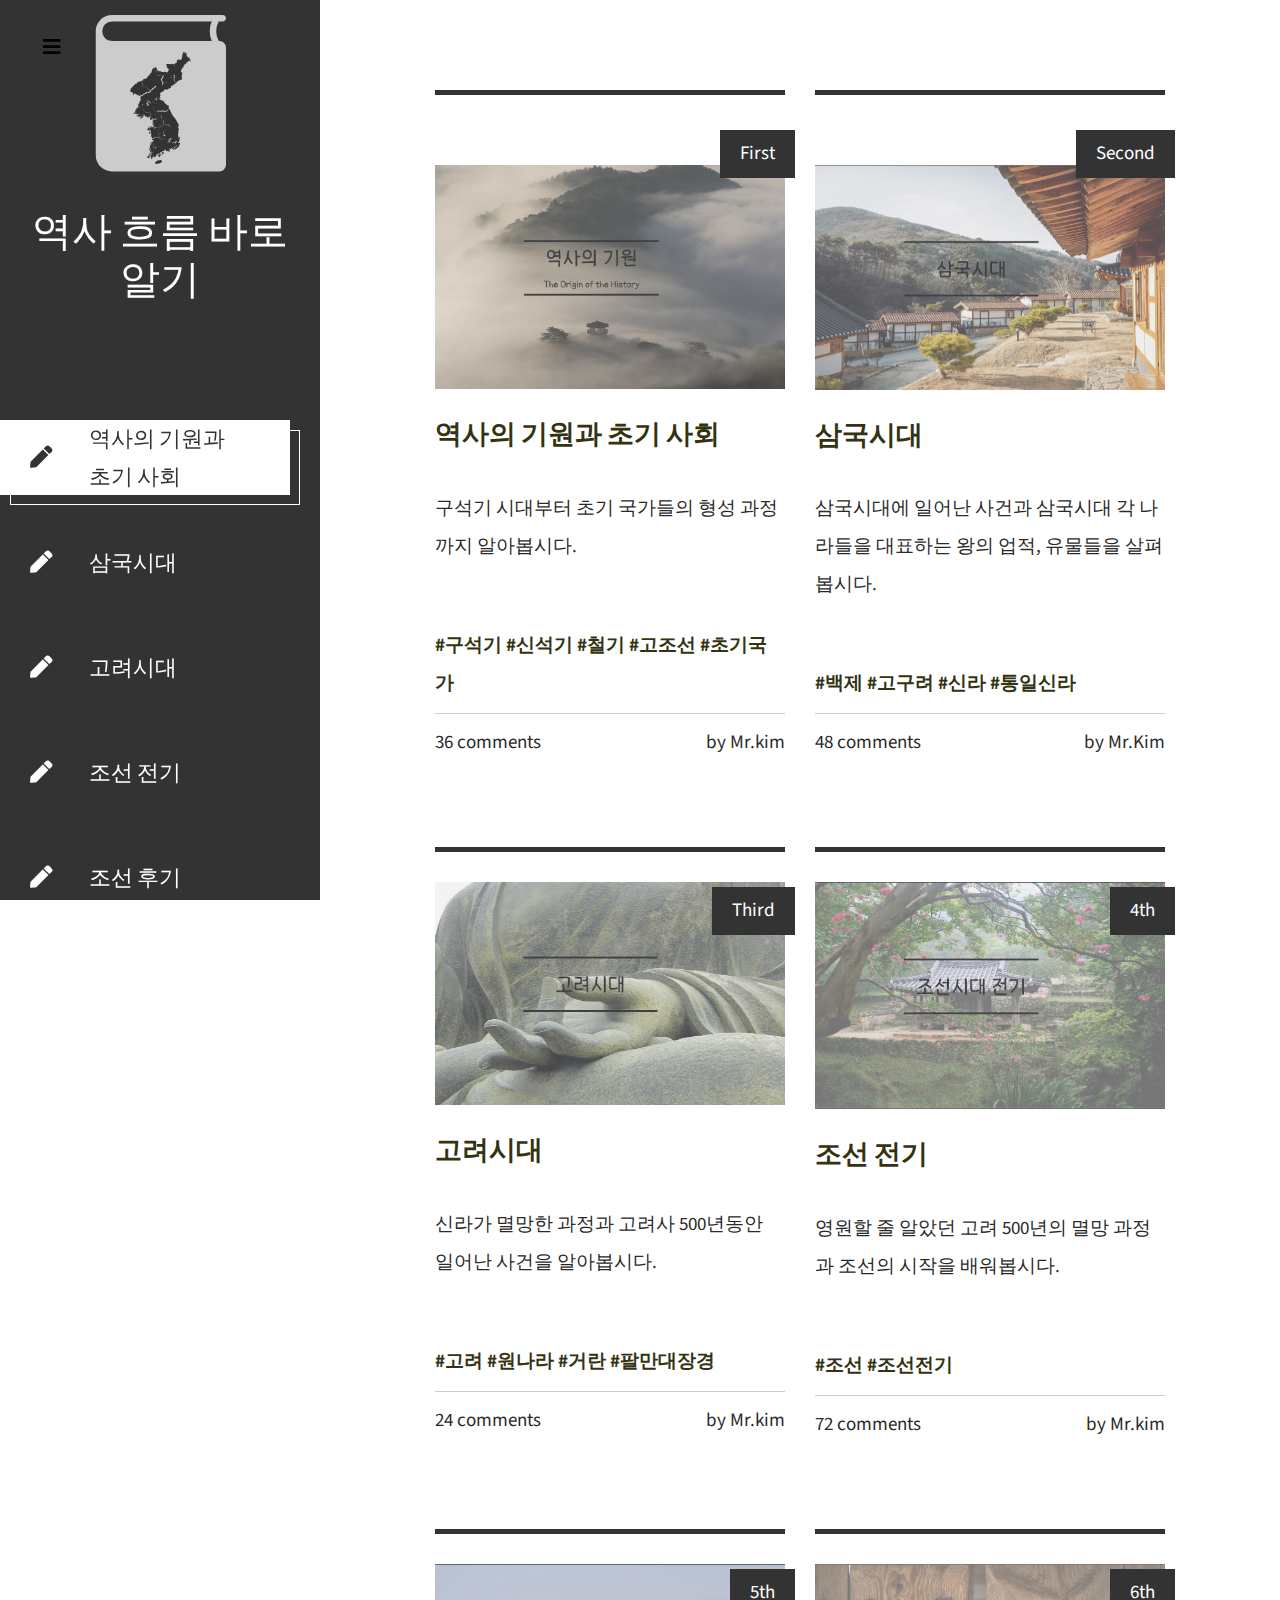
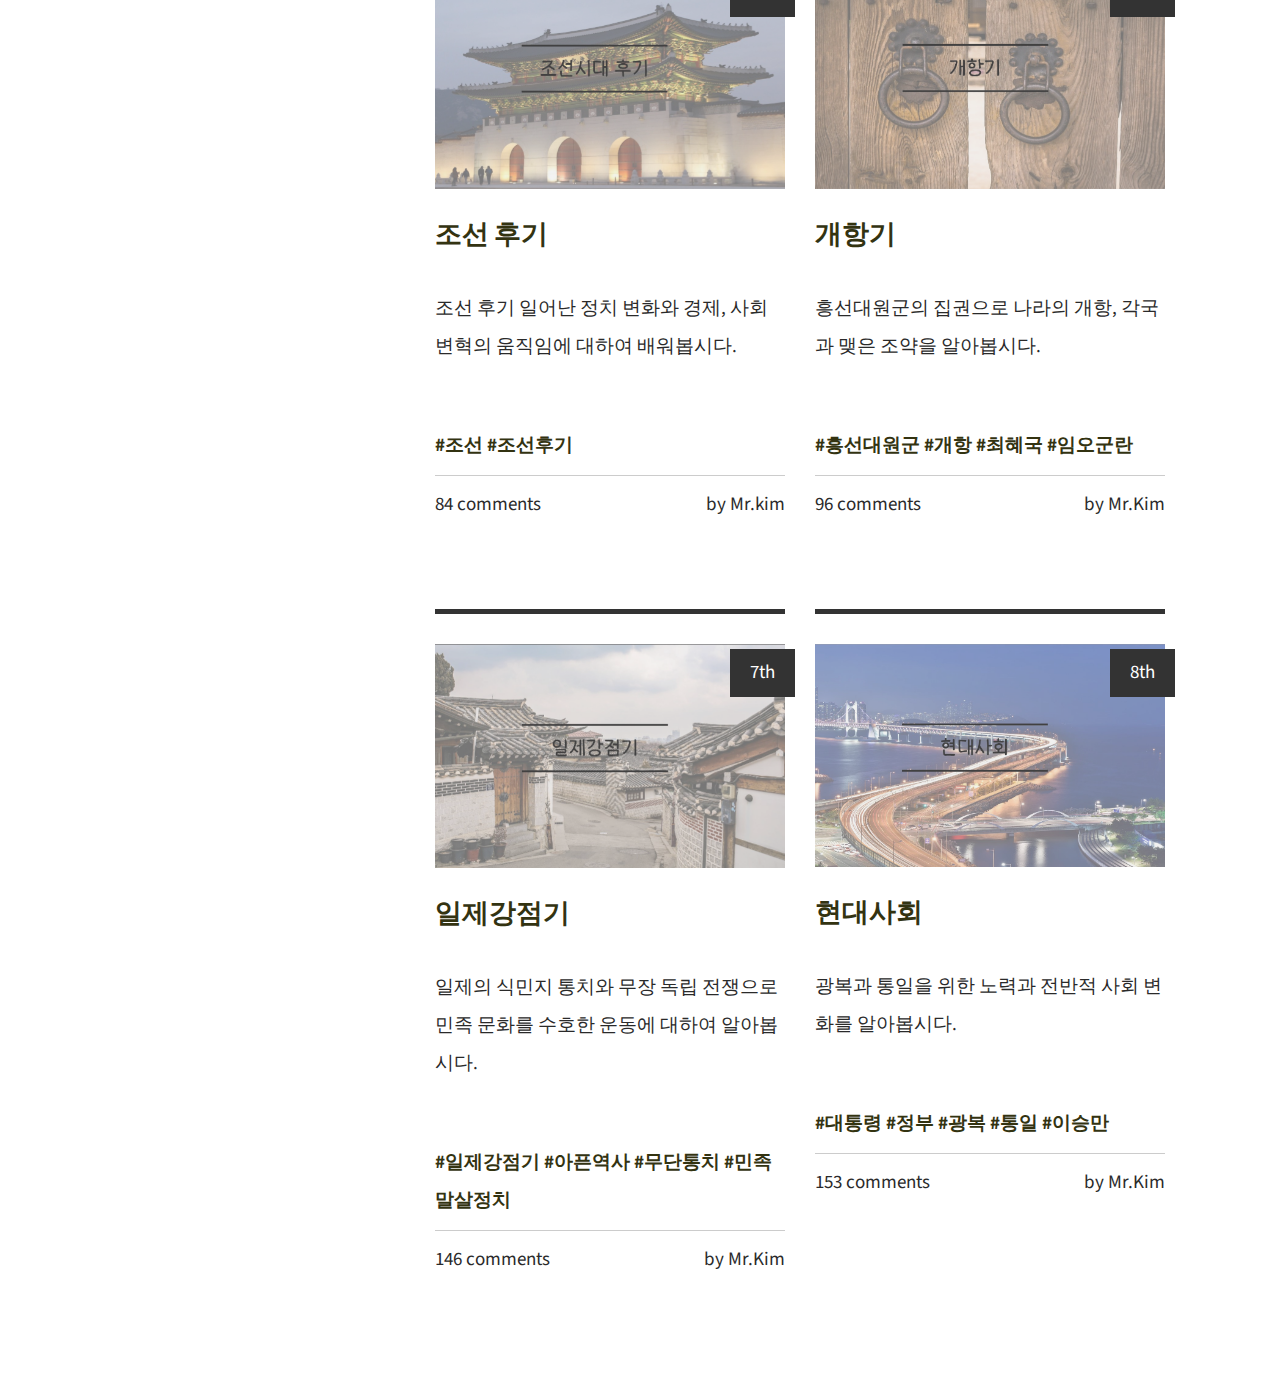
<file: src/history/index.html>
<!DOCTYPE html>
<html lang="en">
<head>
	<meta charset="UTF-8">
	<meta name="viewport" content="width=device-width, initial-scale=1.0">
    <link rel="shortcut icon" href="src\history\img\logo.ico">
	<title>역사 흐름 바로알기</title> 
	<link rel="stylesheet" href="fontawesome/css/all.min.css"> <!-- https://fontawesome.com/ -->
	<link href="https://fonts.googleapis.com/css2?family=Source+Sans+Pro&display=swap" rel="stylesheet"> <!-- https://fonts.google.com/ -->
    <link href="css/bootstrap.min.css" rel="stylesheet">
    <link href="css/templatemo-xtra-blog.css" rel="stylesheet">
<!--
    
TemplateMo 553 Xtra Blog

https://templatemo.com/tm-553-xtra-blog

-->
</head>
<body>
	<header class="tm-header" id="tm-header">
        <div class="tm-header-wrapper">
            <button class="navbar-toggler" type="button" aria-label="Toggle navigation">
                <i class="fas fa-bars"></i>
            </button>
            <div class="tm-site-header">
                <div class="mb-3 mx-auto tm-site-logo"><a href="index.html"><img src="img/icon.png" alt="icon"></a></div>            
                <h1 class="text-center">역사 흐름 바로알기</h1>
            </div>
            <nav class="tm-nav" id="tm-nav">            
                <ul>
                            <li class="tm-nav-item active"><a href="1.html" class="tm-nav-link">
                                    <i class="fas fa-pen"></i>
                                    역사의 기원과 <br>초기 사회
                <li class="tm-nav-item"><a href="2.html" class="tm-nav-link">
                        <i class="fas fa-pen"></i>
                        삼국시대
                    </a></li>
                <li class="tm-nav-item"><a href="3.html" class="tm-nav-link">
                        <i class="fas fa-pen"></i>
                        고려시대
                    </a></li>
                <li class="tm-nav-item"><a href="4.html" class="tm-nav-link">
                        <i class="fas fa-pen"></i>
                        조선 전기
                    </a></li>
                <li class="tm-nav-item"><a href="5.html" class="tm-nav-link">
                        <i class="fas fa-pen"></i>
                        조선 후기
                    </a></li>
                <li class="tm-nav-item"><a href="6.html" class="tm-nav-link">
                        <i class="fas fa-pen"></i>
                        개항기
                    </a></li>
                <li class="tm-nav-item"><a href="7.html" class="tm-nav-link">
                        <i class="fas fa-pen"></i>
                        일제강점기
                    </a></li>
                <li class="tm-nav-item"><a href="8.html" class="tm-nav-link">
                        <i class="fas fa-pen"></i>
                        현대 시대
                    </a></li>
                <li class="tm-nav-item"><a href="copyright/copyright.html" class="tm-nav-link">
                        <i class="fas fa-pen"></i>
                        출처
                    </a></li>
                </ul>
            </nav>
            <h1>제 60회</h1>
            <h4>스토리로 이해하는 역사 흐름</h4>
            <h2 id="remain-time"></h2>
            <script src="js/app.js"></script>
        </div>
    </header>
    <div class="container-fluid">
        <main class="tm-main">
         
            <div class="row tm-row">
                <article class="col-12 col-md-6 tm-post">
                    <hr class="tm-hr-primary">
                    <a href="1.html" class="effect-lily tm-post-link tm-pt-60">
                        <div class="tm-post-link-inner">
                            <img src="img/img-01.jpg" alt="Image" class="img-fluid">                            
                        </div>
                        <span class="position-absolute tm-new-badge">First</span>
                        <h2 class="tm-pt-30 tm-color-primary tm-post-title"><b>역사의 기원과 초기 사회</b></h2>
                    </a>                    
                    <p class="tm-pt-30">
                        구석기 시대부터 초기 국가들의 형성 과정까지 알아봅시다.
                    </p>
                    <div class="d-flex justify-content-between tm-pt-45">
                        <span class="tm-color-primary"><b>#구석기 #신석기 #철기 #고조선 #초기국가</b></span>
                    </div>
                    <hr>
                    <div class="d-flex justify-content-between">
                        <span>36 comments</span>
                        <span>by Mr.kim</span>
                    </div>
                </article>
                <article class="col-12 col-md-6 tm-post">
                    <hr class="tm-hr-primary">
                    <a href="2.html" class="effect-lily tm-post-link tm-pt-60">
                        <div class=" tm-post-link-inner">
                            <img src="img/img-02.jpg" alt="Image" class="img-fluid">                            
                        </div>
                        <span class="position-absolute tm-new-badge">Second</span>
                        <h2 class="tm-pt-30 tm-color-primary tm-post-title"><b>삼국시대</b>
                        </h2>
                    </a>                    
                    <p class="tm-pt-30">
                         삼국시대에 일어난 사건과
                        삼국시대 각 나라들을 대표하는 왕의 업적, 유물들을 살펴봅시다.
                    </p>
                    <div class="d-flex justify-content-between tm-pt-45">
                        <span class="tm-color-primary"><b>#백제 #고구려 #신라 #통일신라</b></span>
                    </div>
                    <hr>
                    <div class="d-flex justify-content-between">
                        <span>48 comments</span>
                        <span>by Mr.Kim</span>
                    </div>
                </article>
                <article class="col-12 col-md-6 tm-post">
                    <hr class="tm-hr-primary">
                    <a href="3.html" class="effect-lily tm-post-link tm-pt-20">
                        <div class="tm-post-link-inner">
                            <img src="img/img-03.jpg" alt="Image" class="img-fluid">
                        </div>
                        <span class="position-absolute tm-new-badge">Third</span>
                        <h2 class="tm-pt-30 tm-color-primary tm-post-title"><b>고려시대</b></h2>
                    </a>                    
                    <p class="tm-pt-30">
                       신라가 멸망한 과정과 고려사 500년동안 일어난 사건을 알아봅시다.
                    </p>
                    <div class="d-flex justify-content-between tm-pt-45">
                        <span class="tm-color-primary"><b>#고려 #원나라 #거란 #팔만대장경</b></span>
                    </div>
                    <hr>
                    <div class="d-flex justify-content-between">
                        <span>24 comments</span>
                        <span>by Mr.kim</span>
                    </div>
                </article>
                <article class="col-12 col-md-6 tm-post">
                    <hr class="tm-hr-primary">
                    <a href="4.html" class="effect-lily tm-post-link tm-pt-20">
                        <div class="tm-post-link-inner">
                            <img src="img/img-04.jpg" alt="Image" class="img-fluid">
                        </div>
                        <span class="position-absolute tm-new-badge">4th</span>
                        <h2 class="tm-pt-30 tm-color-primary tm-post-title"><b>조선 전기</b></h2>
                    </a>                    
                    <p class="tm-pt-30">
                        영원할 줄 알았던 고려 500년의 멸망 과정과 조선의 시작을 배워봅시다.
                    </p>
                    <div class="d-flex justify-content-between tm-pt-45">
                        <span class="tm-color-primary"><b>#조선 #조선전기</b></span>
                    </div>
                    <hr>
                    <div class="d-flex justify-content-between">
                        <span>72 comments</span>
                        <span>by Mr.kim</span>
                    </div>
                </article>
                <article class="col-12 col-md-6 tm-post">
                    <hr class="tm-hr-primary">
                    <a href="5.html" class="effect-lily tm-post-link tm-pt-20">
                        <div class="tm-post-link-inner">
                            <img src="img/img-05.jpg" alt="Image" class="img-fluid">
                        </div>
                        <span class="position-absolute tm-new-badge">5th</span>
                        <h2 class="tm-pt-30 tm-color-primary tm-post-title"><b>조선 후기</b></h2>
                    </a>                    
                    <p class="tm-pt-30">
                       조선 후기 일어난 정치 변화와 경제, 사회 변혁의 움직임에 대하여 배워봅시다.
                    </p>
                    <div class="d-flex justify-content-between tm-pt-45">
                        <span class="tm-color-primary"><b>#조선 #조선후기</b></span>
                    </div>
                    <hr>
                    <div class="d-flex justify-content-between">
                        <span>84 comments</span>
                        <span>by Mr.kim</span>
                    </div>
                </article>
                <article class="col-12 col-md-6 tm-post">
                    <hr class="tm-hr-primary">
                    <a href="6.html" class="effect-lily tm-post-link tm-pt-20">
                        <div class="tm-post-link-inner">
                            <img src="img/img-06.jpg" alt="Image" class="img-fluid">
                        </div>
                        <span class="position-absolute tm-new-badge">6th</span>
                        <h2 class="tm-pt-30 tm-color-primary tm-post-title"><b>개항기</b></h2>
                    </a>                    
                    <p class="tm-pt-30">
                       흥선대원군의 집권으로 나라의 개항, 각국과 맺은 조약을 알아봅시다.
                    </p>
                    <div class="d-flex justify-content-between tm-pt-45">
                        <span class="tm-color-primary"><b>#흥선대원군 #개항 #최혜국 #임오군란</b></span>
                    </div>
                    <hr>
                    <div class="d-flex justify-content-between">
                        <span>96 comments</span>
                        <span>by Mr.Kim</span>
                    </div>
                </article>
                <article class="col-12 col-md-6 tm-post">
                    <hr class="tm-hr-primary">
                    <a href="7.html" class="effect-lily tm-post-link tm-pt-20">
                        <div class="tm-post-link-inner">
                            <img src="img/img-07.jpg" alt="Image" class="img-fluid">
                        </div>
                        <span class="position-absolute tm-new-badge">7th</span>
                        <h2 class="tm-pt-30 tm-color-primary tm-post-title"><b>일제강점기</b></h2>
                    </a>
                    <p class="tm-pt-30">
                       일제의 식민지 통치와 무장 독립 전쟁으로 민족 문화를 수호한 운동에 대하여 알아봅시다.
                    </p>
                    <div class="d-flex justify-content-between tm-pt-45">
                        <span class="tm-color-primary"><b>#일제강점기 #아픈역사 #무단통치 #민족말살정치</b> </span>
                    </div>
                    <hr>
                    <div class="d-flex justify-content-between">
                        <span>146 comments</span>
                        <span>by Mr.Kim</span>
                    </div>
                </article>
                <article class="col-12 col-md-6 tm-post">
                    <hr class="tm-hr-primary">
                    <a href="8.html" class="effect-lily tm-post-link tm-pt-20">
                        <div class="tm-post-link-inner">
                            <img src="img/img-08.jpg" alt="Image" class="img-fluid">
                        </div>
                        <span class="position-absolute tm-new-badge">8th</span>
                        <h2 class="tm-pt-30 tm-color-primary tm-post-title"><b>현대사회</b></h2>
                    </a>
                    <p class="tm-pt-30">
                        광복과 통일을 위한 노력과 전반적 사회 변화를 알아봅시다.
                    </p>
                    <div class="d-flex justify-content-between tm-pt-45">
                        <span class="tm-color-primary"><b>#대통령 #정부 #광복 #통일 #이승만</b> </span>
                    </div>
                    <hr>
                    <div class="d-flex justify-content-between">
                        <span>153 comments</span>
                        <span>by Mr.Kim</span>
                    </div>
                </article>
            </div>
    <script src="js/jquery.min.js"></script>
    <script src="js/templatemo-script.js"></script>
</body>
</html>
</file>
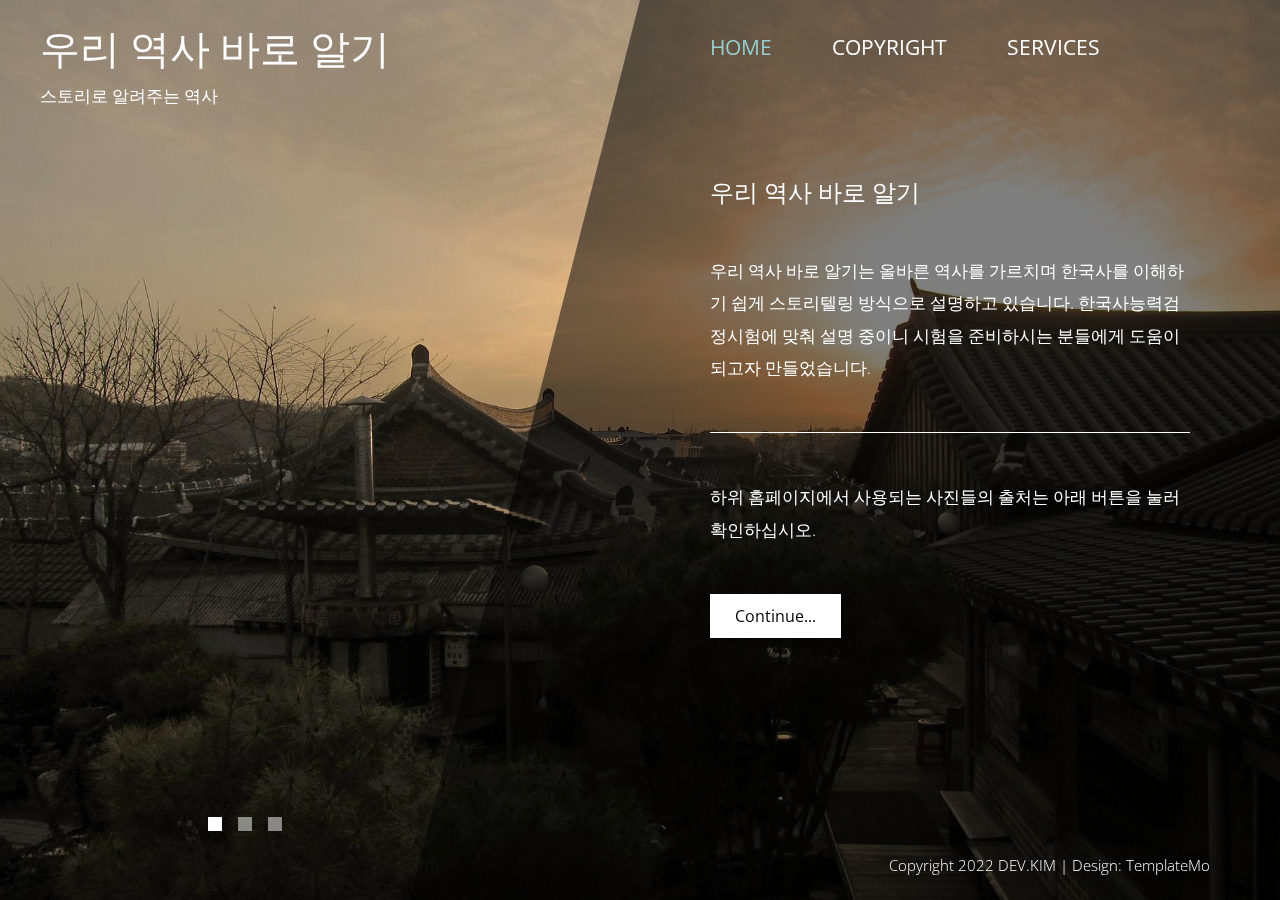
<file: src/history/copyright/index.html>
<!DOCTYPE html>
<html lang="ko">

<head>
    <meta charset="UTF-8">
    <meta name="viewport" content="width=device-width, initial-scale=1.0">
    <meta http-equiv="X-UA-Compatible" content="chrome">
    <title>우리 역사 바로 알기</title>
    <link href="https://fonts.googleapis.com/css?family=Open+Sans:300,400" rel="stylesheet" /> <!-- https://fonts.google.com/ -->
    <link href="css/bootstrap.min.css" rel="stylesheet" /> <!-- https://getbootstrap.com/ -->
    <link href="fontawesome/css/all.min.css" rel="stylesheet" /> <!-- https://fontawesome.com/ -->
    <link href="css/templatemo-diagoona.css" rel="stylesheet" />
<!--

TemplateMo 550 Diagoona

https://templatemo.com/tm-550-diagoona

-->
</head>

<body>
    <div class="tm-container">        
        <div>
            <div class="tm-row pt-4">
                <div class="tm-col-left">
                    <div class="tm-site-header media">
                        <div class="media-body">
                            <h1 class="tm-sitename text-uppercase">우리 역사 바로 알기</h1>
                            <p class="tm-slogon">스토리로 알려주는 역사</p>
                        </div>        
                    </div>
                </div>
                <div class="tm-col-right">
                    <nav class="navbar navbar-expand-lg" id="tm-main-nav">
                        <button class="navbar-toggler toggler-example mr-0 ml-auto" type="button" 
                            data-toggle="collapse" data-target="#navbar-nav" 
                            aria-controls="navbar-nav" aria-expanded="false" aria-label="Toggle navigation">
                            <span><i class="fas fa-bars"></i></span>
                        </button>
                        <div class="collapse navbar-collapse tm-nav" id="navbar-nav">
                            <ul class="navbar-nav text-uppercase">
                                <li class="nav-item active">
                                    <a class="nav-link tm-nav-link" href="https://koreanhistorytest.netlify.app/src/history/index.html">HOME</a>
                                </li>
                                <li class="nav-item">
                                    <a class="nav-link tm-nav-link" href="copyright.html">Copyright</a>
                                </li>
                                <li class="nav-item">
                                    <a class="nav-link tm-nav-link" href="services.html">Services</a>
                                </li>                            
                            </ul>                            
                        </div>                        
                    </nav>
                </div>
            </div>
            
            <div class="tm-row">
                <div class="tm-col-left"></div>
                <main class="tm-col-right">
                    <section class="tm-content">
                        <h2 class="mb-5 tm-content-title">우리 역사 바로 알기</h2>
                        <p class="mb-5">우리 역사 바로 알기는 올바른 역사를 가르치며 한국사를 이해하기 쉽게 스토리텔링 방식으로 설명하고 있습니다. 한국사능력검정시험에 맞춰 설명 중이니 시험을 준비하시는 분들에게 도움이 되고자 만들었습니다.</p>
                        <hr class="mb-5">
                        <p class="mb-5">하위 홈페이지에서 사용되는 사진들의 출처는 아래 버튼을 눌러 확인하십시오.</p>                        
                        <a href="copyright.html" class="btn btn-primary">Continue...</a>
                    </section>    
                        <ins class="kakao_ad_area" style="display:flex;" data-ad-unit="DAN-m21z5QECqMbpEavQ" data-ad-width="250"
                        data-ad-height="250"></ins>
                    <script type="text/javascript" src="//t1.daumcdn.net/kas/static/ba.min.js" async></script>         
                </main>      
            </div>
        </div>        

        <div class="tm-row">
            <div class="tm-col-left text-center">            
                <ul class="tm-bg-controls-wrapper">
                    <li class="tm-bg-control active" data-id="0"></li>
                    <li class="tm-bg-control" data-id="1"></li>
                    <li class="tm-bg-control" data-id="2"></li>
                </ul>            
            </div>        
            <div class="tm-col-right tm-col-footer">
                <footer class="tm-site-footer text-right">
                    <p class="mb-0">Copyright 2022 DEV.KIM 
                    
                    | Design: <a rel="nofollow" target="_parent" href="https://templatemo.com" class="tm-text-link">TemplateMo</a></p>
                </footer>
            </div>  
        </div>

        <!-- Diagonal background design -->
        <div class="tm-bg">
            <div class="tm-bg-left"></div>
            <div class="tm-bg-right"></div>
        </div>
    </div>

    <script src="js/jquery-3.4.1.min.js"></script>
    <script src="js/bootstrap.min.js"></script>
    <script src="js/jquery.backstretch.min.js"></script>
    <script src="js/templatemo-script.js"></script>
</body>
</html>
</file>
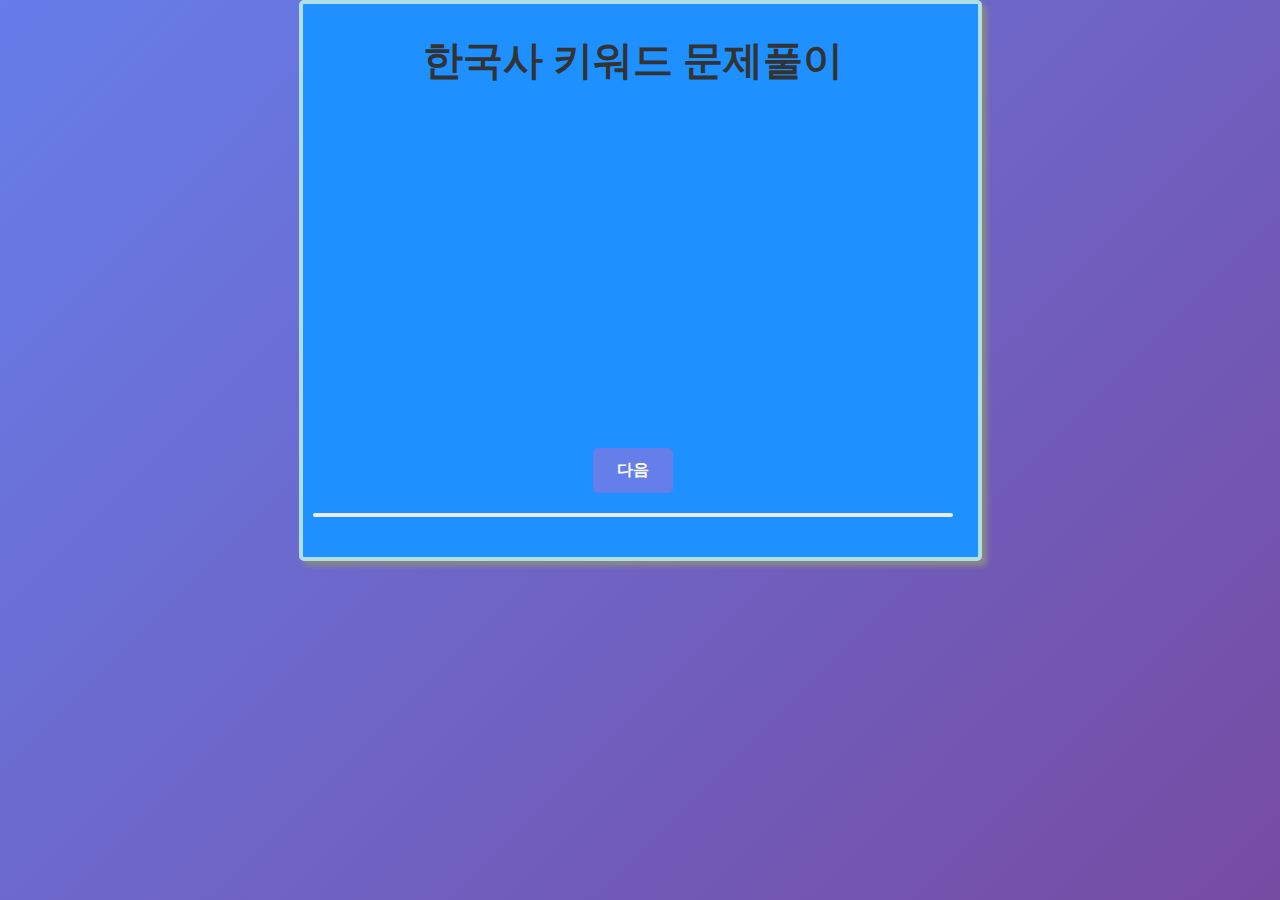
<file: src/keyword/keyword.html>
<!DOCTYPE html>
<html lang="ko">

<head>
    <meta charset="UTF-8">
    <meta name="viewport" content="width=device-width, initial-scale=1.0">
    <meta name="description" content="한국사 키워드별 문제풀이 - 한능검 시험 대비 학습">
    <meta name="keywords" content="한능검, 한국사, 키워드, 문제풀이, 퀴즈">
    <meta name="author" content="Mr.Kim">
    <meta name="robots" content="index, follow">

    <title>한국사 키워드 문제풀이 - 한능검 스토리텔링 프로젝트</title>

    <!-- Favicon -->
    <link rel="shortcut icon" href="../history/img/logo.ico" type="image/x-icon">

    <!-- Preconnect for performance -->
    <link rel="preconnect" href="https://fonts.googleapis.com">
    <link rel="preconnect" href="https://fonts.gstatic.com" crossorigin>

    <!-- Google Fonts -->
    <link href="https://fonts.googleapis.com/css2?family=Open+Sans:wght@300;400;600;700&display=swap" rel="stylesheet">

    <!-- Critical CSS -->
    <style>
        /* Critical CSS for above-the-fold content */
        body {
            margin: 0;
            font-family: 'Open Sans', sans-serif;
            background: linear-gradient(135deg, #667eea 0%, #764ba2 100%);
            min-height: 100vh;
        }

        .quiz-container {
            max-width: 800px;
            margin: 0 auto;
            padding: 20px;
            background: white;
            border-radius: 10px;
            box-shadow: 0 10px 30px rgba(0, 0, 0, 0.2);
            margin-top: 20px;
        }

        .quiz-title {
            text-align: center;
            color: #333;
            margin-bottom: 30px;
            font-size: 2.5em;
            font-weight: 700;
        }

        .quiz-content {
            min-height: 300px;
            display: flex;
            flex-direction: column;
            justify-content: center;
            align-items: center;
        }

        .quiz-buttons {
            display: flex;
            gap: 15px;
            justify-content: center;
            margin-top: 30px;
            flex-wrap: wrap;
        }

        .quiz-button {
            padding: 12px 24px;
            border: none;
            border-radius: 5px;
            cursor: pointer;
            font-size: 16px;
            font-weight: 600;
            transition: all 0.3s ease;
            text-decoration: none;
            display: inline-block;
            text-align: center;
        }

        .btn-primary {
            background: #667eea;
            color: white;
        }

        .btn-primary:hover {
            background: #5a6fd8;
            transform: translateY(-2px);
        }

        .btn-secondary {
            background: #6c757d;
            color: white;
        }

        .btn-secondary:hover {
            background: #5a6268;
            transform: translateY(-2px);
        }

        .btn-success {
            background: #28a745;
            color: white;
        }

        .btn-success:hover {
            background: #218838;
            transform: translateY(-2px);
        }

        /* Accessibility improvements */
        .sr-only {
            position: absolute;
            width: 1px;
            height: 1px;
            padding: 0;
            margin: -1px;
            overflow: hidden;
            clip: rect(0, 0, 0, 0);
            white-space: nowrap;
            border: 0;
        }

        /* Loading state */
        .loading {
            display: flex;
            justify-content: center;
            align-items: center;
            height: 200px;
        }

        .spinner {
            width: 40px;
            height: 40px;
            border: 4px solid #f3f3f3;
            border-top: 4px solid #667eea;
            border-radius: 50%;
            animation: spin 1s linear infinite;
        }

        @keyframes spin {
            0% {
                transform: rotate(0deg);
            }

            100% {
                transform: rotate(360deg);
            }
        }

        /* Responsive design */
        @media (max-width: 768px) {
            .quiz-container {
                margin: 10px;
                padding: 15px;
            }

            .quiz-title {
                font-size: 2em;
            }

            .quiz-buttons {
                flex-direction: column;
                align-items: center;
            }

            .quiz-button {
                width: 100%;
                max-width: 300px;
            }
        }
    </style>

    <!-- Main CSS -->
    <link type='text/css' rel='stylesheet' href='style.css' />

    <!-- Structured Data -->
    <script type="application/ld+json">
    {
        "@context": "https://schema.org",
        "@type": "WebPage",
        "name": "한국사 키워드 문제풀이",
        "description": "한국사 능력검정시험을 위한 키워드별 문제풀이 퀴즈",
        "url": "https://your-domain.com/src/keyword/keyword.html",
        "author": {
            "@type": "Person",
            "name": "Mr.Kim"
        },
        "publisher": {
            "@type": "Organization",
            "name": "한능검 스토리텔링 프로젝트"
        }
    }
    </script>
</head>

<body>
    <main id='container' class="quiz-container" role="main">
        <header>
            <h1 class="quiz-title" id="quiz-title">한국사 키워드 문제풀이</h1>
        </header>

        <section class="quiz-content" aria-labelledby="quiz-title">
            <div id='quiz' class="loading" role="region" aria-label="퀴즈 내용">
                <div class="spinner" aria-label="로딩 중"></div>
            </div>
        </section>

        <nav class="quiz-buttons" role="navigation" aria-label="퀴즈 네비게이션">
            <button class='quiz-button btn-secondary' id='prev' aria-label="이전 문제">
                <span class="sr-only">이전 문제로 이동</span>
                이전
            </button>
            <button class='quiz-button btn-primary' id='next' aria-label="다음 문제">
                <span class="sr-only">다음 문제로 이동</span>
                다음
            </button>
            <button class='quiz-button btn-success' id='start' aria-label="퀴즈 다시 시작">
                <span class="sr-only">퀴즈를 처음부터 다시 시작</span>
                시작
            </button>
        </nav>

        <!-- Progress indicator -->
        <div class="progress-container" aria-label="진행 상황" style="margin-top: 20px; text-align: center;">
            <span id="progress-text" class="sr-only">진행 상황</span>
            <div id="progress-bar"
                style="width: 100%; height: 4px; background: #e9ecef; border-radius: 2px; overflow: hidden;">
                <div id="progress-fill"
                    style="width: 0%; height: 100%; background: #667eea; transition: width 0.3s ease;"></div>
            </div>
        </div>
    </main>

    <!-- Scripts -->
    <script src="https://ajax.googleapis.com/ajax/libs/jquery/3.6.0/jquery.min.js"
        integrity="sha384-vtXRMe3mGCbOeY7l30aIg8H9p3GdeSe4IFlP6G8JMa7o7lXvnz3GF2zshcnTz"
        crossorigin="anonymous"></script>
    <script src="jsquiz.js"></script>

    <!-- Error handling -->
    <script>
        // Global error handler
        window.addEventListener('error', function (e) {
            console.error('JavaScript 오류 발생:', e.error);
            const quizElement = document.getElementById('quiz');
            if (quizElement) {
                quizElement.innerHTML = '<p style="text-align: center; color: #dc3545;">문제를 불러오는 중 오류가 발생했습니다. 페이지를 새로고침해주세요.</p>';
            }
        });

        // jQuery ready fallback
        if (typeof jQuery === 'undefined') {
            console.error('jQuery가 로드되지 않았습니다.');
            document.getElementById('quiz').innerHTML = '<p style="text-align: center; color: #dc3545;">필수 라이브러리가 로드되지 않았습니다. 인터넷 연결을 확인해주세요.</p>';
        }
    </script>
</body>

</html>
</file>
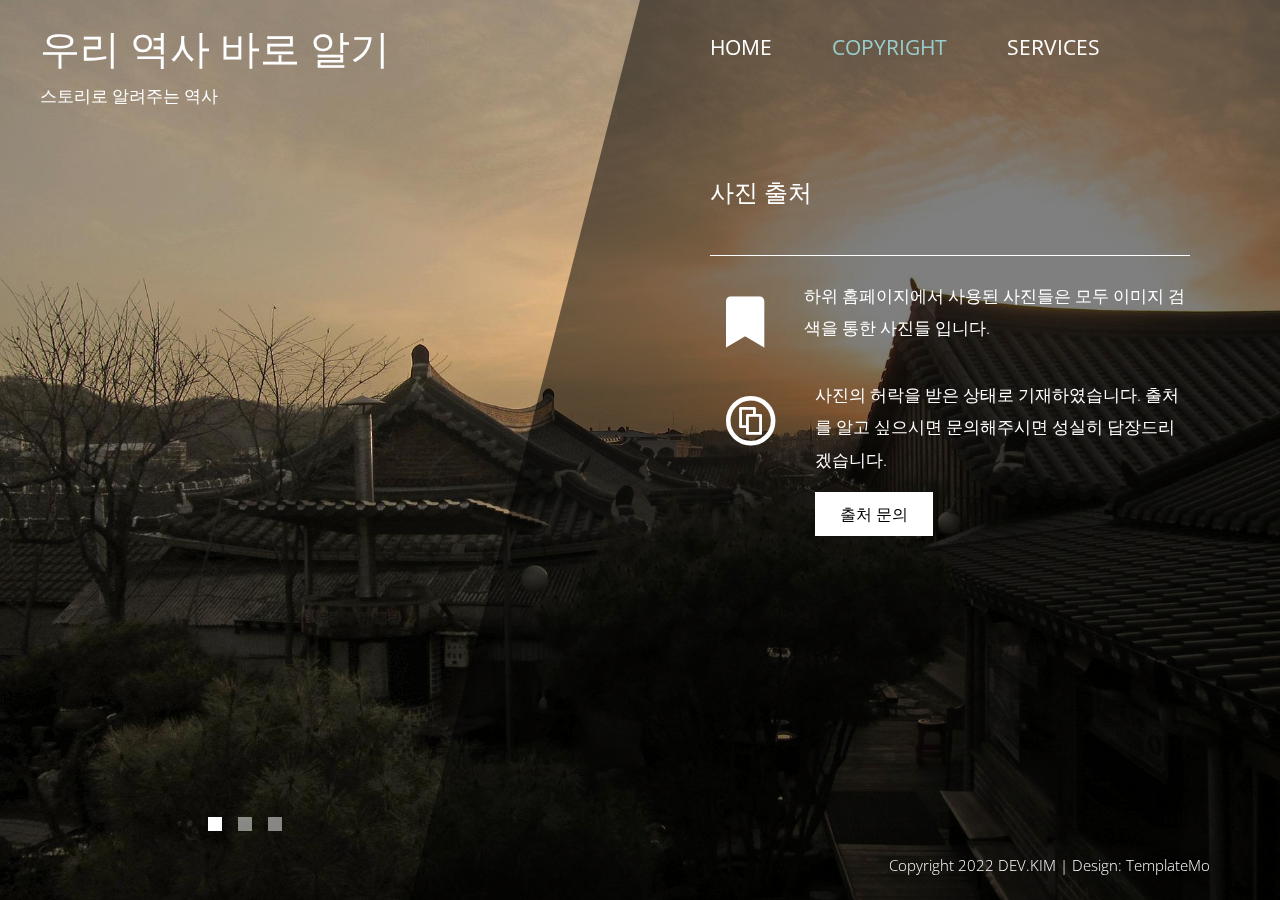
<file: src/history/copyright/copyright.html>
<!DOCTYPE html>
<html lang="ko">

<head>
    <meta charset="UTF-8">
    <meta name="viewport" content="width=device-width, initial-scale=1.0">
    <meta http-equiv="X-UA-Compatible" content="chrome">
    <title>우리 역사 바로 알기</title>
    <link href="https://fonts.googleapis.com/css?family=Open+Sans:300,400" rel="stylesheet" /> <!-- https://fonts.google.com/ -->
    <link href="css/bootstrap.min.css" rel="stylesheet" /> <!-- https://getbootstrap.com/ -->
    <link href="fontawesome/css/all.min.css" rel="stylesheet" /> <!-- https://fontawesome.com/ -->
    <link href="css/templatemo-diagoona.css" rel="stylesheet" />
<!--

TemplateMo 550 Diagoona

https://templatemo.com/tm-550-diagoona

-->
</head>

<body>
    <div class="tm-container">        
        <div>
            <div class="tm-row pt-4">
                <div class="tm-col-left">
                    <div class="tm-site-header media">
                        
                        <div class="media-body">
                            <h1 class="tm-sitename text-uppercase">우리 역사 바로 알기</h1>
                            <p class="tm-slogon">스토리로 알려주는 역사</p>
                        </div>        
                    </div>
                </div>
                <div class="tm-col-right">
                    <nav class="navbar navbar-expand-lg" id="tm-main-nav">
                        <button class="navbar-toggler toggler-example mr-0 ml-auto" type="button" 
                            data-toggle="collapse" data-target="#navbar-nav" 
                            aria-controls="navbar-nav" aria-expanded="false" aria-label="Toggle navigation">
                            <span><i class="fas fa-bars"></i></span>
                        </button>
                        <div class="collapse navbar-collapse tm-nav" id="navbar-nav">
                            <ul class="navbar-nav text-uppercase">
                                <li class="nav-item">
                                    <a class="nav-link tm-nav-link" href="index.html">Home</a>
                                </li>
                                <li class="nav-item active">
                                    <a class="nav-link tm-nav-link" href="copyright.html">copyright <span class="sr-only">(current)</span></a>
                                </li>
                                <li class="nav-item">
                                    <a class="nav-link tm-nav-link" href="services.html">Services</a>
                                </li>                            
                            </ul>                            
                        </div>                        
                    </nav>
                </div>
            </div>
            
            <div class="tm-row">
                <div class="tm-col-left"></div>
                <main class="tm-col-right">
                    <section class="tm-content tm-about">
                        <h2 class="mb-5 tm-content-title">사진 출처</h2>
                        <hr class="mb-4">
                        <div class="media my-3">
                            <i class="fas fa-bookmark fa-3x p-3 mr-4"></i>
                            <div class="media-body">
                                <p>하위 홈페이지에서 사용된 사진들은 모두 이미지 검색을 통한 사진들 입니다.</p>
                            </div> 
                        </div>
                        <div class="media my-3">
                            <i class="fab fa-creative-commons-share fa-3x p-3 mr-4"></i>
                            <div class="media-body">
                                <p>사진의 허락을 받은 상태로 기재하였습니다. 출처를 알고 싶으시면 문의해주시면 성실히 답장드리겠습니다.</p>
                            <a href="mailto:k-jun03@naver.com" class="btn btn-primary">출처 문의</a>
                            </div> 
                        </div>        
                        <ins class="kakao_ad_area" style="display:flex;" data-ad-unit="DAN-m21z5QECqMbpEavQ" data-ad-width="250"
                            data-ad-height="250"></ins>
                        <script type="text/javascript" src="//t1.daumcdn.net/kas/static/ba.min.js" async></script>
                    </section>
                </main>
            </div>
        </div>        

        <div class="tm-row">
            <div class="tm-col-left text-center">            
                <ul class="tm-bg-controls-wrapper">
                    <li class="tm-bg-control active" data-id="0"></li>
                    <li class="tm-bg-control" data-id="1"></li>
                    <li class="tm-bg-control" data-id="2"></li>
                </ul>            
            </div>        
            <div class="tm-col-right tm-col-footer">
                <footer class="tm-site-footer text-right">
                    <p class="mb-0">Copyright 2022 DEV.KIM
                    
                    | Design: <a rel="nofollow" target="_parent" href="https://templatemo.com" class="tm-text-link">TemplateMo</a></p>
                </footer>
            </div>   
        </div>        

        <!-- Diagonal background design -->
        <div class="tm-bg">
            <div class="tm-bg-left"></div>
            <div class="tm-bg-right"></div>
        </div>
    </div>

    <script src="js/jquery-3.4.1.min.js"></script>
    <script src="js/bootstrap.min.js"></script>
    <script src="js/jquery.backstretch.min.js"></script>
    <script src="js/templatemo-script.js"></script>
</body>
</html>
</file>
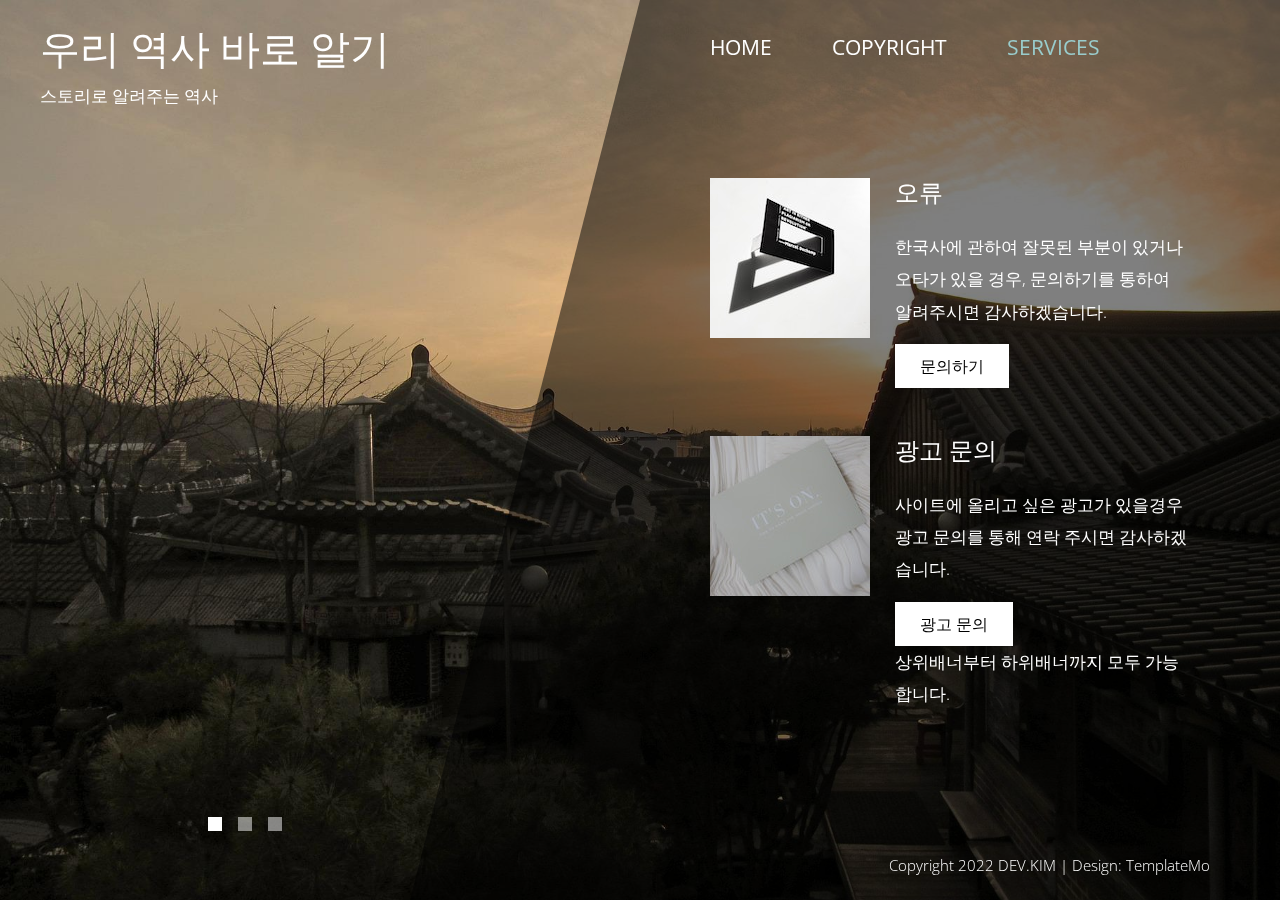
<file: src/history/copyright/services.html>
<!DOCTYPE html>
<html lang="ko">

<head>
    <meta charset="UTF-8">
    <meta name="viewport" content="width=device-width, initial-scale=1.0">
    <meta http-equiv="X-UA-Compatible" content="chrome">
    <title>우리 역사 바로 알기</title>
    <link href="https://fonts.googleapis.com/css?family=Open+Sans:300,400" rel="stylesheet" /> <!-- https://fonts.google.com/ -->
    <link href="css/bootstrap.min.css" rel="stylesheet" /> <!-- https://getbootstrap.com/ -->
    <link href="fontawesome/css/all.min.css" rel="stylesheet" /> <!-- https://fontawesome.com/ -->
    <link href="css/templatemo-diagoona.css" rel="stylesheet" />
<!--

TemplateMo 550 Diagoona

https://templatemo.com/tm-550-diagoona

-->
</head>

<body>
    <div class="tm-container">        
        <div>
            <div class="tm-row pt-4">
                <div class="tm-col-left">
                    <div class="tm-site-header media">                       
                        <div class="media-body">
                            <h1 class="tm-sitename text-uppercase">우리 역사 바로 알기</h1>
                            <p class="tm-slogon">스토리로 알려주는 역사</p>
                        </div>        
                    </div>
                </div>
                <div class="tm-col-right">
                    <nav class="navbar navbar-expand-lg" id="tm-main-nav">
                        <button class="navbar-toggler toggler-example mr-0 ml-auto" type="button" 
                            data-toggle="collapse" data-target="#navbar-nav" 
                            aria-controls="navbar-nav" aria-expanded="false" aria-label="Toggle navigation">
                            <span><i class="fas fa-bars"></i></span>
                        </button>
                        <div class="collapse navbar-collapse tm-nav" id="navbar-nav">
                            <ul class="navbar-nav text-uppercase">
                                <li class="nav-item">
                                    <a class="nav-link tm-nav-link" href="index.html">Home</a>
                                </li>
                                <li class="nav-item">
                                    <a class="nav-link tm-nav-link" href="copyright.html">copyright</a>
                                </li>
                                <li class="nav-item active">
                                    <a class="nav-link tm-nav-link" href="services.html">Services <span class="sr-only">(current)</span></a>
                                </li>                            
                            </ul>                            
                        </div>                        
                    </nav>
                </div>
            </div>
            
            <div class="tm-row">
                <div class="tm-col-left"></div>
                <main class="tm-col-right">
                    <section class="tm-content">
                        <div class="media my-3 mb-5 tm-service-media tm-service-media-img-l">
                            <img src="img/services-2.jpg" alt="Image" class="tm-service-img">
                            <div class="media-body tm-service-text">
                                <h2 class="mb-4 tm-content-title">오류</h2>
                                <p>한국사에 관하여 잘못된 부분이 있거나 오타가 있을 경우, 문의하기를 통하여 알려주시면 감사하겠습니다.</p>
                            <a href="mailto:k-jun03@naver.com" class="btn btn-primary">문의하기</a>
                            </div> 
                        </div>
                        <div class="media my-3 tm-service-media tm-service-media-img-l">
                            <img src="img/services-3.jpg" alt="Image" class="tm-service-img">
                            <div class="media-body tm-service-text">
                                <h2 class="mb-4 tm-content-title">광고 문의</h2>
                                <p>사이트에 올리고 싶은 광고가 있을경우 광고 문의를 통해 연락 주시면 감사하겠습니다.</p>
                                <a href="mailto:k-jun03@naver.com" class="btn btn-primary">광고 문의</a>
                                <p>상위배너부터 하위배너까지 모두 가능합니다.</p>
                            </div> 
                        </div>    
                    </section>    
                    <ins class="kakao_ad_area" style="display:flex;" data-ad-unit="DAN-m21z5QECqMbpEavQ" data-ad-width="250"
                            data-ad-height="250"></ins>
                        <script type="text/javascript" src="//t1.daumcdn.net/kas/static/ba.min.js" async></script>
                </main>
            </div>
        </div>        

        <div class="tm-row">
            <div class="tm-col-left text-center">            
                <ul class="tm-bg-controls-wrapper">
                    <li class="tm-bg-control active" data-id="0"></li>
                    <li class="tm-bg-control" data-id="1"></li>
                    <li class="tm-bg-control" data-id="2"></li>
                </ul>            
            </div>        
            <div class="tm-col-right tm-col-footer">
                <footer class="tm-site-footer text-right">
                    <p class="mb-0">Copyright 2022 DEV.KIM
                    
                    | Design: <a rel="nofollow" target="_parent" href="https://templatemo.com" class="tm-text-link">TemplateMo</a></p>
                </footer>
            </div>  
        </div>        

        <!-- Diagonal background design -->
        <div class="tm-bg">
            <div class="tm-bg-left"></div>
            <div class="tm-bg-right"></div>
        </div>
    </div>

    <script src="js/jquery-3.4.1.min.js"></script>
    <script src="js/bootstrap.min.js"></script>
    <script src="js/jquery.backstretch.min.js"></script>
    <script src="js/templatemo-script.js"></script>
</body>

</html>
</file>
<file: src/history/css/templatemo-xtra-blog.css>
html { overflow-x: hidden; }

body {
    margin: 0;
    padding: 0;
    font-family: 'Source Sans Pro', sans-serif;
    font-size: 19px;
    line-height: 2em;
    overflow-x: hidden;
}

p, span { color: #2a2a2a; }
hr { 
    border-top-color: #CCC; 
    margin-top: 10px;
    margin-bottom: 10px;
}
.form-control::-webkit-input-placeholder { color: #999; }  
.form-control:-ms-input-placeholder { color: #999; }  
.form-control::placeholder { color: #999; }

.tm-header {
    background-color: #333;
    color: white;
    
    position: fixed;
    top: 0;
    left: 0;
    bottom: 0;
    z-index: 100;
    width: 400px;
    overflow-y: visible;     
}

.tm-header-wrapper {
    overflow-y: scroll;
    scrollbar-width: none;
    -ms-overflow-style: none;
    padding: 30px;
    width: 100%;
    height: 100%; 
}

.tm-header-wrapper::-webkit-scrollbar {
    width: 0;
    height: 0;
}

.tm-site-header {
    margin-top: 50px;
    margin-bottom: 115px;
}

.tm-site-logo {
    width: 75px;
    height: 75px;
    border-radius: 50%;    
    display: flex;
    align-items: center;
    justify-content: center;
}

.tm-site-logo i { color: #333; }

.tm-main {
    margin-left: 400px;
    padding: 80px 100px 25px;
}

.tm-post { max-width: 470px; }

.tm-row {
    max-width: 980px;
    justify-content: space-between;
}

.tm-nav { margin-bottom: 100px; }

.tm-nav-item {
    list-style: none;
    margin-bottom: 30px;
}

.tm-nav-link {
    color: white;
    background-color: transparent;
    height: 75px;
    width: 100%;
    max-width: 300px;    
    display: flex;
    align-items: center;
    font-size: 1.4rem;
    padding: 30px;
}

.tm-nav-item:hover .tm-nav-link,
.tm-nav-item.active .tm-nav-link
 {
    color: #333;
    background-color: white;
    text-decoration: none;
}

.tm-nav ul { position: relative; }

.tm-nav-item:hover:after,
.tm-nav-item.active:after {
    content: '';
    width: 100%;
    max-width: 300px;    
    height: 75px;
    display: block;
    border: 1px solid white;
    margin-left: 10px;
    margin-top: -65px;
    position: absolute;
    z-index: -1000;
}

.tm-nav-link i { margin-right: 37px; }

ul { 
    margin: 0; 
    padding: 0;
}

.tm-nav { margin-left: -30px; }

.tm-social-link {
    display: inline-block;
    background-color: white;    
    font-size: 1.4rem;
    width: 50px;
    height: 50px;
    text-align: center;
    padding-top: 8px; 
    margin-right: 15px;   
    margin-bottom: 15px;
}

.tm-social-icon { 
    color: #333;    
    transition: all 0.3s ease;
}
.tm-search-form {
    display: flex;
    align-items: center;
    justify-content: flex-end;
}

.form-inline .form-control.tm-search-input {
    display: block;
    height: 60px;
    width: 480px;
    margin-right: 30px;
    border-radius: 0;
    border-color: #333;
    font-size: 1.2rem;
}

.tm-search-button {
    width: 60px;
    height: 60px;
    border: none;
    background-color: #333;
    transition: all 0.3s ease;
}

.tm-search-button:hover { background-color: #3333; }

.tm-search-icon {
    color: white;
    font-size: 1.3rem;
}

.tm-post-link {
    display: block;
    position: relative;
	cursor: pointer;
}

.tm-post-link-inner {
    overflow: hidden;
    background: #3333;
}

.tm-post-link img {
    position: relative;
	display: block;
	min-height: 100%;
	max-width: 100%;
	opacity: 0.8;
}

.effect-lily img {
	max-width: none;
	width: -webkit-calc(100% + 50px);
	width: calc(100% + 50px);
	opacity: 0.7;
	-webkit-transition: opacity 0.35s, -webkit-transform 0.35s;
	transition: opacity 0.35s, transform 0.35s;
	-webkit-transform: translate3d(-40px,0, 0);
	transform: translate3d(-40px,0,0);
}

.effect-lily:hover img { opacity: 1; }

.effect-lily:hover img {
    -webkit-transform: translate3d(0,0,0);
	transform: translate3d(0,0,0);
}

.tm-post { margin-bottom: 75px; }

.tm-new-badge {
    top: 25px;
    right: -10px;
    background-color: #333;
    color: white;
    padding: 5px 20px;
}

.tm-post-title {
    font-size: 1.7rem;
    transition: all 0.3s ease;
}

.tm-h3 {
    font-size: 1.3rem;
    color: #999;
}

.tm-post-link:hover .tm-post-title { color: #333; }

.tm-btn {
    display: inline-block;
    border-radius: 5px;
    font-size: 1.3rem;
    transition: all 0.3s ease;
}

.tm-btn-primary {    
    background-color: #333;
    color: white;  
    padding: 8px 43px;
    border: none;
}

.tm-btn-small { padding: 8px 33px; }

.tm-btn-primary:hover {
    background-color: #3333;
    color: white;
}

.tm-paging-nav ul li {
    list-style: none;
    display: inline-block;
    margin-right: 10px;
}

.tm-paging-nav ul li:last-child { margin-right: 0; }

.tm-paging-link {
    background-color: #F0F0F0;
    color: #999;
    width: 50px;
    height: 50px;
    display: flex;
    align-items: center;
    justify-content: center;    
}

.tm-paging-item .tm-paging-link:hover,
.tm-paging-item.active .tm-paging-link {
    background-color: #333;
    color: white;
}

.tm-btn.disabled {
    background-color: #F0F0F0;
    color: #999;
    cursor: not-allowed;
}

.tm-external-link { color: #333; }
.tm-external-link:hover { color: #3333; }

.tm-paging-wrapper {
    display: flex;
    justify-content: flex-end;
    align-items: center;
}

.tm-prev-next-wrapper,
.tm-paging-wrapper {
    flex: 0 0 50%;
    max-width: 50%;
    padding-left: 15px;
    padding-right: 15px;
}

.tm-copyright { text-align: right; }

/* Single Post page */
hr.tm-hr-primary { border-top: 5px solid #333; }

video {
    width: 100%;
    height: auto;
}

.tm-comment {
    display: flex;
    align-items: flex-start;
}

.tm-comment-figure {
    margin-top: 10px;
    margin-right: 30px;
}

.tm-comment-reply { padding-left: 37px; }

.form-control {
    height: 45px;
    border-color: #333;
    border-radius: 0;
}

.tm-comment-form { max-width: 360px; }
.tm-category-list { list-style-type: none; }
figure { margin: 0; }
figcaption { line-height: 1.4; }

.tm-post-full { max-width: 600px; }

.tm-post-sidebar {
    max-width: 280px;
    margin-left: auto;
    margin-right: 0;
}

.tm-pt-20 { padding-top: 20px; }
.tm-pt-30 { padding-top: 30px; }
.tm-pt-45 { padding-top: 45px; }
.tm-pt-60 { padding-top: 60px; }
.tm-mb-40 { margin-bottom: 40px; }
.tm-mb-45 { margin-bottom: 45px; }
.tm-mb-55 { margin-bottom: 55px; }
.tm-mb-60 { margin-bottom: 60px; }
.tm-mb-65 { margin-bottom: 65px; }
.tm-mb-75 { margin-bottom: 75px; }
.tm-mb-80 { margin-bottom: 80px; }
.tm-mb-120 { margin-bottom: 120px; }
.tm-mt-40 { margin-top: 40px; }
.tm-mt-100 { margin-top: 100px; }
.tm-mr-20 { margin-right: 20px; }
.tm-color-primary, span.tm-color-primary { color: #331; }
a.tm-color-gray, .tm-color-gray { color: #999; }
a.tm-color-gray:hover { color: #331; }
.tm-bg-gray { background-color: #F3F4F5; }
button:focus { outline: none; }
a:hover { 
    text-decoration: none; 
    color: #3333;
}

a:hover figcaption { color: #3333; }
.img-thumbnail { max-width: none; }
.tm-about-pad { padding: 40px 35px; }
.tm-person { max-width: 430px; }
.tm-line-height-short { line-height: 1.8; }

.gmap_canvas {
    overflow:hidden;
    background:none!important;
    height:477px;
    width:100%;
}

.tm-social-links li { 
    list-style: none; 
    display: inline-block;
}

.tm-social-links li a {
    display: block;
    color: white;
    background-color: #333;
    width: 45px;
    height: 45px;    
    margin-right: 15px;    
}
.tm-contact-right { padding-left: 55px; }
.tm-contact-form { max-width: 488px; }

.tm-contact-form input,
.tm-contact-form textarea {
    max-width: 360px;
}

.tm-contact-form label { font-size: 1.4rem; }
.tm-contact-form .form-group { display: flex; }

@media (max-width: 1540px) {
    .tm-header { width: 320px; }

    .tm-main {
        margin-left: 320px;
        width: calc(100% - 320px);
    }
}

@media (max-width: 1300px) {
    .tm-about-col {
        flex: 0 0 100%;
        max-width: 100%;
        margin-bottom: 30px;
    }
}

@media (max-width: 1288px) {
    .tm-social-link { margin-right: 10px; }
}

@media (max-width: 1199px) {
    .tm-post-sidebar { max-width: 440px; }
    .form-inline .form-control.tm-search-input { width: 420px; }
}

@media (max-width: 1086px) {
    .form-inline .form-control.tm-search-input {
        width: 80%;
        margin-right: 15px;
    }
}

/* Hide sidebar */
@media (max-width: 991px) {
    .tm-header {
        width: 320px;
        left: -320px;        
        transition: all 0.3s ease;
    }

    .tm-header.show { left: 0; }
    .tm-header-wrapper { padding: 15px; }

    .navbar-toggler {
        display: block;
        position: fixed;
        left: 0;
        top: 0;
        background-color: rgba(56, 204, 204, 0.75);
        color: white;
        padding: 10px 15px;
        transition: all 0.3s ease;
        border-radius: 0;
        top: 5px;
    }

    .tm-header.show .navbar-toggler { left: 320px; }

    .tm-main {
        margin-left: 0;
        padding: 50px 40px;
        width: 100%;
    }

    .tm-post-sidebar {
        margin-left: 0;
        margin-right: auto;
    }

    .tm-person-col { width: 50%; }
    .tm-person { flex-direction: row; }

    .tm-contact-left {
        flex: 0 0 58.333333%;
        max-width: 58.333333%;
    }

    .tm-contact-right {
        flex: 0 0 41.666667%;
        max-width: 41.666667%;
    }

    .tm-post-full { max-width: none; }
}

@media (max-width: 767px) {
    .form-inline .form-control.tm-search-input {
        width: 70%;
        max-width: 375px;
        margin-right: 15px;
    }

    .tm-search-form { justify-content: flex-start; }
    .tm-main { padding: 60px 10px; }

    .tm-prev-next-wrapper,
    .tm-paging-wrapper {
        flex: 0 0 100%;
        max-width: 100%;
    }

    .tm-paging-wrapper { 
        margin-top: 50px; 
        justify-content: flex-start;
    }

    .tm-copyright { text-align: left; }
}

@media (max-width: 1199px) and (min-width: 992px) {
    .tm-person-col,
    .tm-contact-left,
    .tm-contact-right {
        flex: 0 0 100%;
        max-width: 100%;
    }

    .tm-contact-right { padding-left: 15px; }

    .tm-post-col,
    .tm-aside-col {
        flex: 0 0 100%;
        max-width: 100%;
    }

    .tm-post-sidebar {
        margin-left: 0;
        margin-right: auto;
    }
}

@media (max-width: 709px) {
    .tm-person-col { width: 100%; }
}

@media (max-width: 991px) and (min-width: 826px) {
    .tm-about-col {
        flex: 0 0 33.3333%;
        max-width: 33.3333%;
    }

    .tm-person { flex-direction: row; }
}

@media (max-width: 630px) {
    .tm-contact-left,
    .tm-contact-right {
        flex: 0 0 100%;
        max-width: 100%;
    }

    .tm-contact-right { padding-left: 15px; }
}

@media (max-width: 575px) {
    .tm-contact-form input, 
    .tm-contact-form textarea {
        max-width: 100%;
    }
}

@media (max-width: 480px) {
    .tm-person-col { width: 100%; }
    .tm-person { flex-direction: row; }
}

@media (max-width: 380px) {
    .tm-person img { max-width: 120px; }
}
</file>
<file: src/history/copyright/css/templatemo-diagoona.css>
/*

TemplateMo 550 Diagoona

https://templatemo.com/tm-550-diagoona

*/

body {
    font-family: 'Open Sans', Arial, sans-serif;
    font-size: 17px;
    font-weight: 300;
    overflow-x: hidden;
    color: white;
    background-color: #2C353C;
}

a { 
    transition: all 0.3s ease; 
    text-decoration: none;
}

ul { padding: 0; }
a:hover { text-decoration: none; }
button:focus { outline: none; }
p { line-height: 1.9; }
.tm-logo { margin-right: 20px; }
.tm-slogan { font-size: 0.8rem; }

/* Navigation */
.navbar-toggler {
    padding: 8px 15px;
    border: 0;
    border-radius: 0;
    transform: skewX(-15deg);
    background-color: rgba(0,0,0,0.5);
    color: white;    
}

.navbar-toggler i { transform: skewX(15deg); }

.navbar-expand-lg {
    padding-left: 0;
    padding-right: 0;
}

.navbar-expand-lg .navbar-nav .nav-link { padding: 0; }

.navbar-expand-lg .navbar-nav .tm-nav-link {
    font-size: 1.3rem;
    font-weight: 400;
    color: white;    
    padding-bottom: 30px;    
}

.nav-item { margin-right: 60px; }

.nav-item:last-child { margin-right: 0; }

.nav-item.active .tm-nav-link,
.nav-item:hover .tm-nav-link {
    color: #9CC;
}

/* Page Background */
.tm-bg {
    position: absolute;
    left: 0;
    right: 0;
    width: 100%;
    height: 100%;
    display: flex;
    z-index: -1000;
}

.tm-bg-left,
.tm-bg-right {
    position: relative;
    width: 50%;
    height: 100%;
}

.tm-bg-right { background-color: rgba(0,0,0,0.5); }

.tm-bg-left {
    border-right: 230px solid rgba(0,0,0,0.5);
    border-top: 100vh solid transparent;
}

.tm-bg-controls-wrapper {
    display: inline-block;
    margin-left: -150px;
}

.tm-bg-control {
    display: inline-block;
    width: 14px;
    height: 14px;
    background-color: rgba(255,255,255,0.5);
    margin: 6px;
    cursor: pointer;
}

.tm-bg-control.active,
.tm-bg-control:hover {
    background-color: white;
}

.tm-container {
    width: 100%;
    height: 100%;
    min-height: 100vh;
    position: relative;
    display: flex;
    flex-direction: column;
    justify-content: space-between;  
}

.tm-row { display: flex; }

.tm-col-left {
    width: 50%;
    height: 100%;
    padding-left: 40px;  
    padding-right: 40px;
}

.tm-col-right {
    width: 50%;
    height: 100%;
    padding-left: 70px;
    padding-right: 70px;
}

.tm-content {
    max-width: 660px;
    margin-top: 50px;
    padding-right: 20px;
}

.tm-about { max-width: 525px; }

::-webkit-scrollbar {
    -webkit-appearance: none;
    width: 10px;
}
  
::-webkit-scrollbar-thumb {
    border-radius: 5px;
    background-color: rgba(255,255,255,.8);
    box-shadow: 0 0 1px rgba(255,255,255,.8);
}

.tm-content-title { font-size: 1.5rem; }
hr { border-top: 1px solid white; }

.btn {
    padding: 10px 25px;
    border-radius: 0;
}

.btn-big {
    padding: 9px 40px;
    font-size: 1.2rem;;
}

.btn-primary {
    background-color: white;
    color: black;
    border: 0;
}

.btn-primary:hover {
    background-color: #9CC;
    color: black;
}

.tm-site-footer {
    padding: 40px 0 20px;
    max-width: 660px;
    font-size: 0.95rem;
}

.tm-col-footer { padding-left: 0; }
.tm-text-link { color: white; }

.tm-text-link:hover,
.tm-text-link:focus {
    color: #9CC;
}

/* Service */ 
.tm-service-text { max-width: 365px; }
.tm-service-img { margin-right: 25px; }
.tm-service-img-r { margin-left: 25px; }

/* Contact */
.form-control,
textarea {    
    color: white;
    background-color: transparent;
    background-clip: padding-box;
    border: none;
    border-bottom: 1px solid #999A9B;
    border-radius: 0;
    transition: border-color 0.15s ease-in-out, box-shadow 0.15s ease-in-out;
    padding: 10px 0;
    font-family: 'Open Sans', Arial, sans-serif;
    font-size: 1rem;
    font-weight: 400;
    line-height: 1.5;
}

.form-control:focus {
    color: white;
    background-color: transparent;    
    box-shadow: none;
    border-color: #9CC;
    outline: none;
}

.mb-85 { margin-bottom: 85px; }
.tm-contact-main { max-width: 690px; }

.tm-contact {
    max-width: 420px;
    margin-left: auto;
    margin-right: auto;
}

.form-control::-webkit-input-placeholder { color: white; } /* Edge */  
.form-control:-ms-input-placeholder { color: white; } /* Internet Explorer 10-11 */  
.form-control::placeholder { color: white; }

@media (max-width: 1200px) {
    .nav-item { margin-right: 30px; }

    .tm-page-right {
        padding-left: 30px;
        padding-right: 30px;
    }
}

@media (max-width: 992px) {    
    .tm-nav {
        position: absolute;
        background: rgba(0, 0, 0, 0.8);
        color: white;
        top: 44px;
        right: 4px;
    }

    .navbar-expand-lg .navbar-nav .tm-nav-link {
        color: white;
        font-size: 1.1rem;
        padding: 13px 20px;
    }

    .nav-item { margin-right: 0; }

    .nav-item.active .tm-nav-link,
    .nav-item:hover .tm-nav-link {
        color: #9CC;
    }

    .tm-content { margin-top: 20px; }
    .tm-site-footer { padding-top: 40px; }
    .tm-col-left { width: 40%; }

    .tm-col-right {
        width: 60%;
        padding-left: 100px;
        padding-right: 30px;
    }
    
    .tm-col-footer { padding-left: 0; }
}

@media (max-width: 768px) {
    .tm-row { flex-direction: column; }

    .tm-col-left,
    .tm-col-right,
    .tm-bg-left,
    .tm-bg-right {
        width: 100%;
    }

    #tm-main-nav {
        position: fixed;
        top: 50px;
        right: 40px;
        padding-bottom: 0;
    }  
    
    .tm-bg { flex-direction: column; }

    .tm-bg-left {
        height: 200px;        
        border-bottom: 50px solid rgba(0,0,0,0.5);
        border-right: 0;
        border-top: 0;
    }

    .tm-bg-right { height: calc(100% - 200px); }

    .tm-bg-controls-wrapper {
        margin-left: 0;
        margin-top: 50px;
    }

    .tm-content {
        max-height: none;
        margin-top: 40px;
    }

    .tm-col-right {
        padding-top: 40px;
        padding-left: 30px;
    }

    .tm-col-footer {
        padding-left: 10px;
        padding-right: 10px;
    }
}

@media (max-width: 460px) {
    .tm-logo { margin-right: 15px; }
    .tm-sitename { font-size: 1.8rem; }
    .tm-slogon { font-size: 0.8rem; }
}

@media (max-width: 450px), (min-width: 768px) and (max-width: 830px), (min-width: 992px) and (max-width: 1040px) {
    .tm-service-media { flex-direction: column; }
    .tm-service-media-img-l { flex-direction: column-reverse; }
    .tm-service-text { margin-top: 20px; }
    .tm-service-img { margin-right: 0; }
    .tm-service-img-r { margin-left: 0; }
}
</file>
<file: src/keyword/style.css>
body {
    font-family: Open Sans;
}
h1 {
    text-align: center;
}

#title {
    text-decoration: underline;
}

#quiz {
    text-indent: 10px;
    display: none;
}

.button {
    border: 4px solid;
    border-radius: 5px;
    width: 40px;
    padding-left: 5px;
    padding-right: 5px;
    position: relative;
    float: right;
    background-color: #DCDCDC;
    color: black;
    margin: 0 2px 0 2px;
}

.button.active {
    background-color: #F8F8FF;
    color: #525252;
}

button {
    position: relative;
    float: right;
}

.button a {
    text-decoration: none;
    color: black;
}

#container {
    width: 50%;
    margin: auto;
    padding: 0 25px 40px 10px;
    background-color: #1E90FF;
    border: 4px solid #B0E0E6;
    border-radius: 5px;
    color: #FFFFFF;
    font-weight: bold;
    box-shadow: 5px 5px 5px #888;
}

ul {
    list-style-type: none;
    padding: 0;
    margin: 0;
}

#prev {
    display: none;
}

#start {
    display: none;
    width: 90px;
}
</file>
